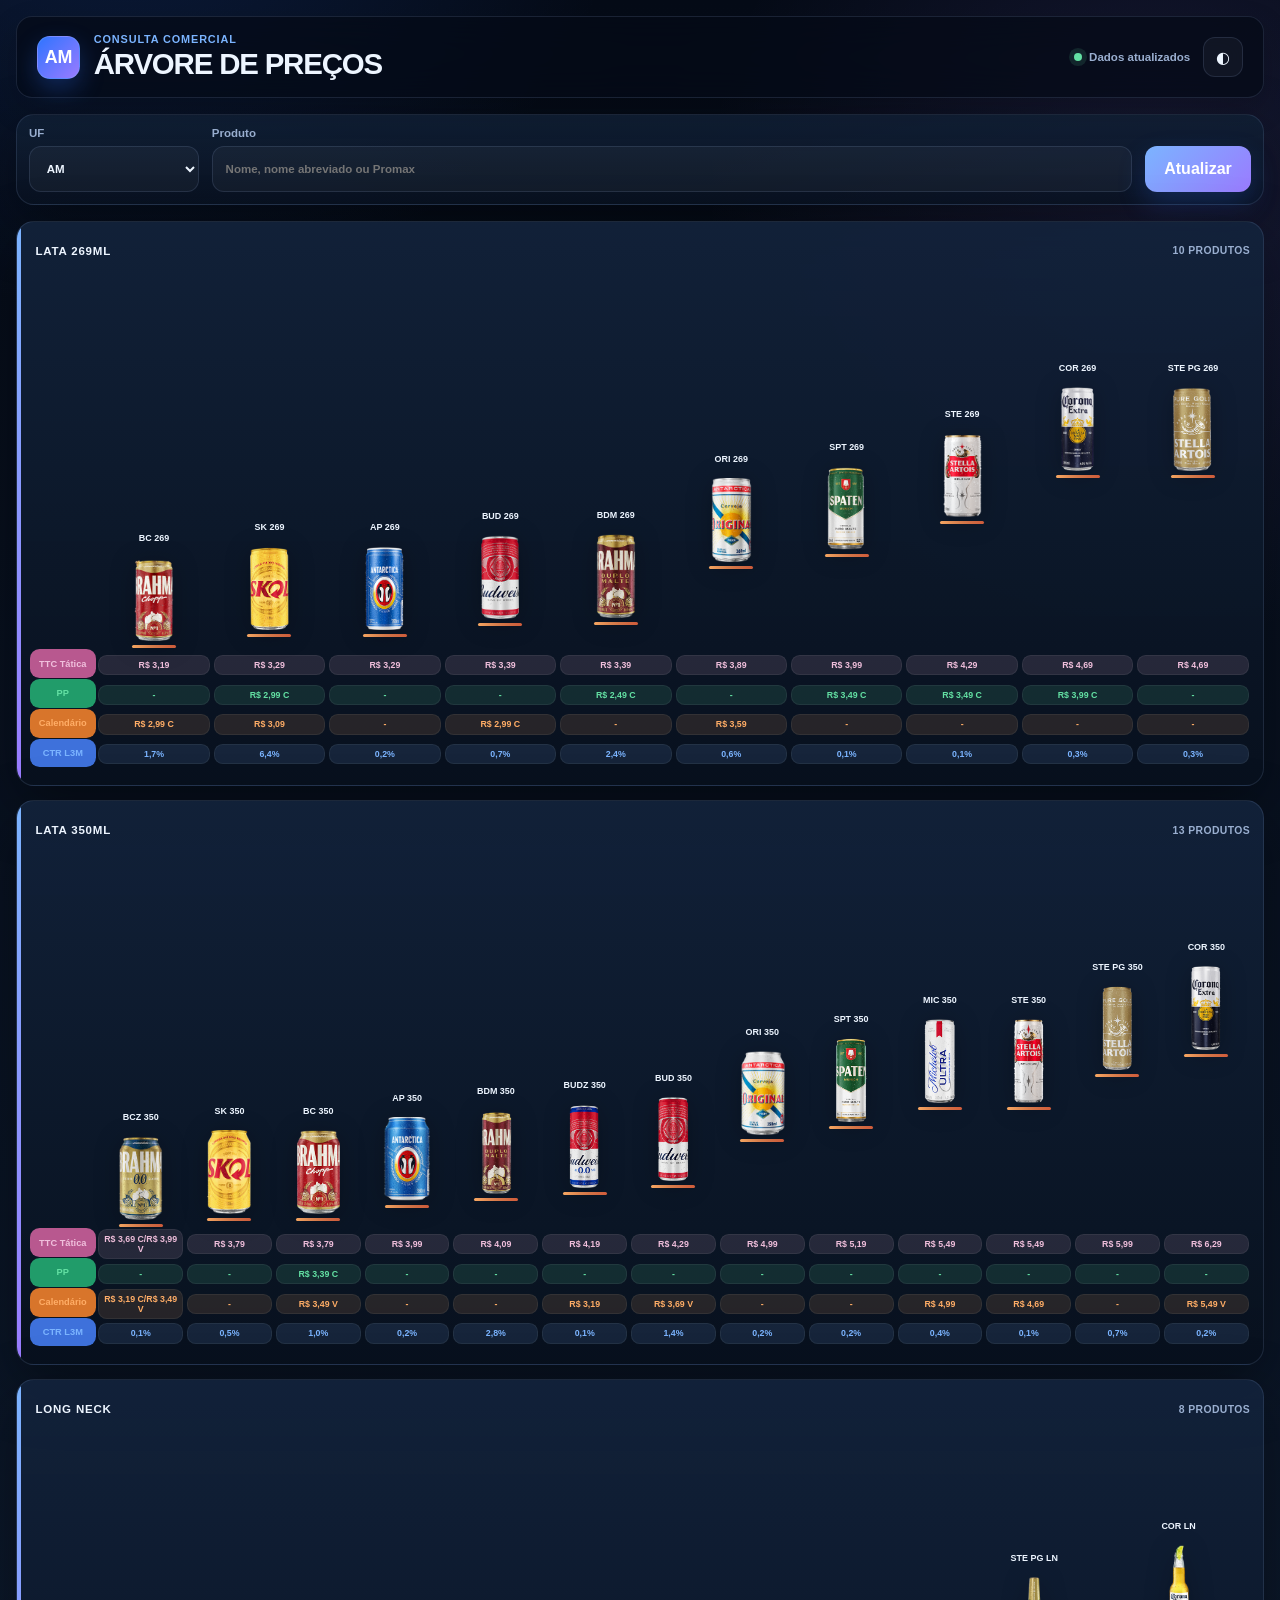
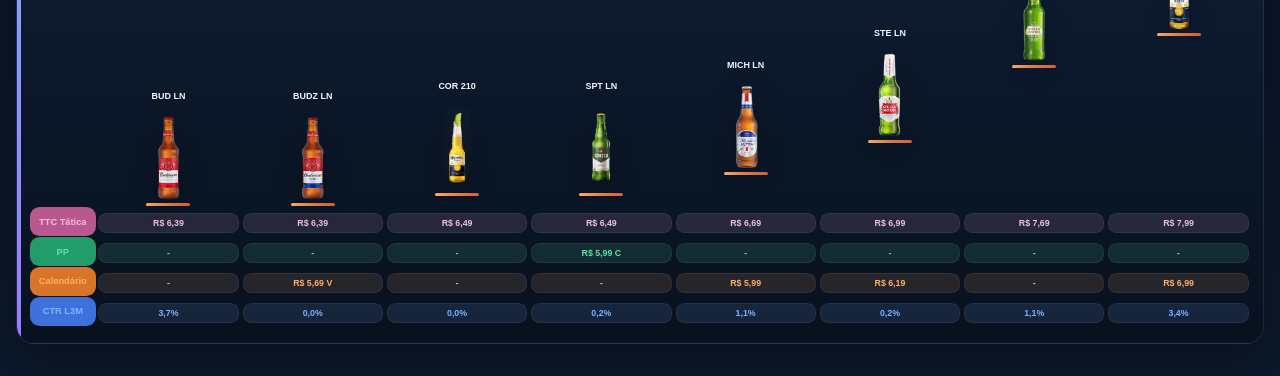
<file: site-premium/index.html>
<!doctype html>
<html lang="pt-BR">
  <head>
    <meta charset="utf-8">
    <meta name="viewport" content="width=device-width, initial-scale=1">
    <meta name="description" content="Árvore de preços por UF e canal de vendas em visual premium.">
    <title>Árvore de Preços Premium</title>
    <link rel="stylesheet" href="styles.css">
  </head>
  <body>
    <div id="app" aria-live="polite">
      <header class="app-header">
        <div class="title-group">
          <span class="uf-chip" id="uf-chip">UF</span>
          <div>
            <p class="eyebrow">Consulta comercial</p>
            <h1>ÁRVORE DE PREÇOS</h1>
          </div>
        </div>

        <div class="header-actions">
          <span class="status-indicator"><span class="status-dot"></span> Dados atualizados</span>
          <button id="themeToggle" class="theme-toggle" type="button" aria-label="Alternar tema">◐</button>
        </div>
      </header>

      <main>
        <section class="toolbar" aria-label="Ferramentas">
          <label class="field">
            <span>UF</span>
            <select id="uf-filter" aria-label="Selecionar UF"></select>
          </label>

          <label class="field search-field">
            <span>Produto</span>
            <input id="search" type="search" placeholder="Nome, nome abreviado ou Promax" autocomplete="off">
          </label>

          <button id="refresh" class="button" type="button">Atualizar</button>
        </section>

        <section id="status" class="status" hidden></section>
        <section id="tree" class="tree" aria-label="Árvore de preços"></section>
        <section id="results" class="results" hidden></section>
      </main>
    </div>

    <template id="package-template">
      <section class="package">
        <div class="package-title">
          <span class="package-name"></span>
          <span class="package-count"></span>
        </div>
        <div class="matrix"></div>
        <div class="mobile-products"></div>
      </section>
    </template>

    <script src="app.js"></script>
  </body>
</html>
</file>
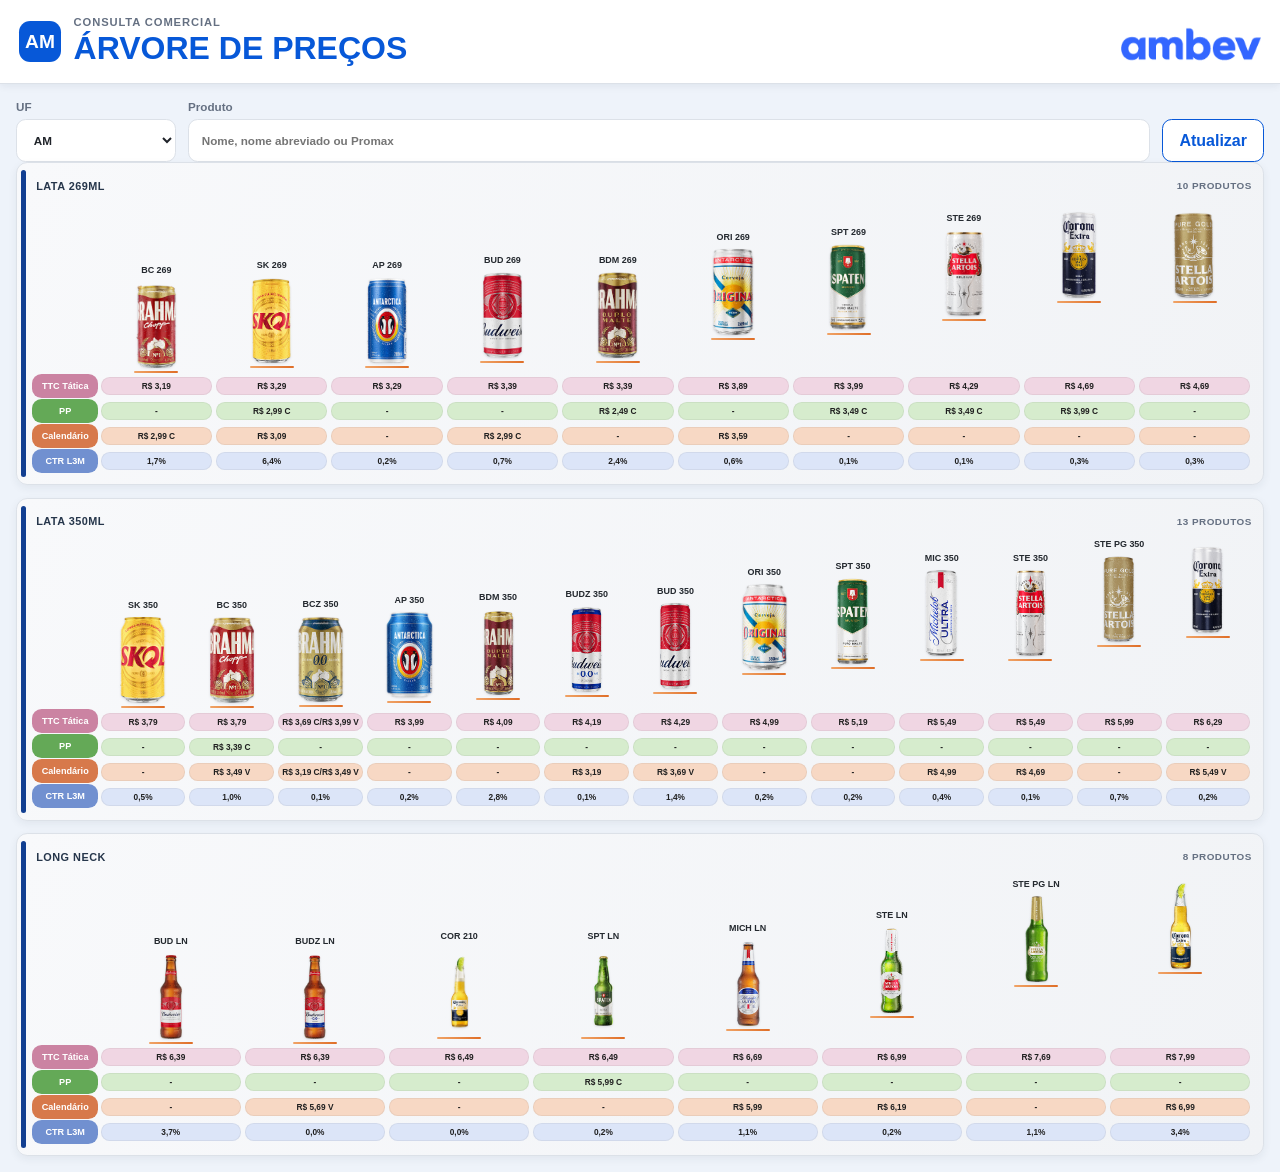
<file: site/index.html>
<!doctype html>
<html lang="pt-BR">
  <head>
    <meta charset="utf-8">
    <meta name="viewport" content="width=device-width, initial-scale=1">
    <meta name="description" content="Árvore de preços por UF e canal de vendas.">
    <title>Árvore de Preços</title>
    <link rel="stylesheet" href="styles.css">
  </head>
  <body>
    <div id="app" aria-live="polite">
      <header class="app-header">
        <div class="title-group">
          <span class="uf-chip" id="uf-chip">UF</span>
          <div>
            <p class="eyebrow">Consulta comercial</p>
            <h1>ÁRVORE DE PREÇOS</h1>
          </div>
        </div>
        <img class="brand-logo" src="images/logo.png" alt="Logo">
      </header>

      <main>
        <section class="toolbar" aria-label="Ferramentas">
          <label class="field">
            <span>UF</span>
            <select id="uf-filter" aria-label="Selecionar UF"></select>
          </label>
          <label class="field search-field">
            <span>Produto</span>
            <input id="search" type="search" placeholder="Nome, nome abreviado ou Promax" autocomplete="off">
          </label>
          <button id="refresh" class="button secondary" type="button">Atualizar</button>
        </section>

        <section id="status" class="status" hidden></section>
        <section id="tree" class="tree" aria-label="Árvore de preços"></section>
        <section id="results" class="results" hidden></section>
      </main>
    </div>

    <template id="package-template">
      <section class="package">
        <div class="package-title">
          <span class="package-name"></span>
          <span class="package-count"></span>
        </div>
        <div class="matrix"></div>
        <div class="mobile-products"></div>
      </section>
    </template>

    <script src="app.js"></script>
  </body>
</html>
</file>
<file: site-premium/styles.css>
:root {
  color-scheme: dark;
  --bg: #050b17;
  --bg-2: #0d1a2d;
  --surface: rgba(13, 26, 45, 0.84);
  --surface-strong: rgba(18, 35, 58, 0.96);
  --surface-soft: rgba(255, 255, 255, 0.04);
  --line: rgba(148, 177, 220, 0.15);
  --text: #edf5ff;
  --muted: #9aafd0;
  --blue: #7bb4ff;
  --blue-strong: #2f74ff;
  --purple: #9a7bff;
  --orange: #ffad66;
  --green: #63e0a3;
  --pink: #f0bfdc;
  --shadow: 0 20px 60px rgba(0, 0, 0, 0.38);
  --radius: 18px;
}

:root.light {
  color-scheme: light;
  --bg: #edf4ff;
  --bg-2: #dfeaff;
  --surface: rgba(255, 255, 255, 0.88);
  --surface-strong: rgba(255, 255, 255, 0.96);
  --surface-soft: rgba(17, 29, 52, 0.04);
  --line: rgba(38, 66, 112, 0.12);
  --text: #162438;
  --muted: #5d718d;
  --blue: #235ee8;
  --blue-strong: #1947be;
  --purple: #6f4ecc;
  --orange: #c66b19;
  --green: #178758;
  --pink: #a94378;
  --shadow: 0 18px 50px rgba(42, 73, 128, 0.14);
}

* { box-sizing: border-box; }
html { font-family: Inter, Arial, sans-serif; scroll-behavior: smooth; }
body {
  min-width: 320px;
  min-height: 100vh;
  margin: 0;
  color: var(--text);
  background:
    radial-gradient(circle at 10% -10%, rgba(47, 116, 255, 0.18), transparent 32rem),
    radial-gradient(circle at 90% 10%, rgba(154, 123, 255, 0.12), transparent 28rem),
    linear-gradient(180deg, var(--bg) 0%, var(--bg-2) 100%);
}
button, input, select { font: inherit; }
button { cursor: pointer; }
img { display: block; max-width: 100%; }

#app { min-height: 100vh; }

.app-header {
  position: sticky;
  top: 0;
  z-index: 30;
  display: flex;
  align-items: center;
  justify-content: space-between;
  gap: 1rem;
  width: min(1800px, calc(100% - 2rem));
  margin: 1rem auto 0;
  padding: 1rem 1.25rem;
  border: 1px solid var(--line);
  border-radius: 1rem;
  background: rgba(5, 11, 23, 0.72);
  backdrop-filter: blur(18px);
  box-shadow: 0 12px 30px rgba(0, 0, 0, 0.18);
}
:root.light .app-header { background: rgba(255, 255, 255, 0.8); }

.title-group { display: flex; align-items: center; gap: .85rem; }
.eyebrow {
  margin: 0;
  color: var(--blue);
  font-size: .68rem;
  font-weight: 800;
  letter-spacing: .08em;
  text-transform: uppercase;
}
h1 {
  margin: .15rem 0 0;
  color: var(--text);
  font-size: clamp(1.2rem, 2.3vw, 2rem);
  letter-spacing: -.04em;
}
.uf-chip {
  display: grid;
  place-items: center;
  width: 2.7rem;
  height: 2.7rem;
  border: 1px solid rgba(123, 180, 255, 0.32);
  border-radius: .8rem;
  background: linear-gradient(135deg, var(--blue-strong), var(--purple));
  color: #fff;
  font-size: 1.12rem;
  font-weight: 900;
  box-shadow: 0 10px 25px rgba(47, 116, 255, 0.28);
}

.header-actions { display: flex; align-items: center; gap: .8rem; }
.status-indicator {
  display: inline-flex;
  align-items: center;
  gap: .45rem;
  color: var(--muted);
  font-size: .72rem;
  font-weight: 700;
}
.status-dot {
  display: inline-block;
  width: .5rem;
  height: .5rem;
  border-radius: 50%;
  background: var(--green);
  box-shadow: 0 0 0 5px rgba(99, 224, 163, 0.12);
}
.theme-toggle {
  width: 2.5rem;
  height: 2.5rem;
  border: 1px solid var(--line);
  border-radius: .75rem;
  background: var(--surface-soft);
  color: var(--text);
}

main { width: min(1800px, calc(100% - 2rem)); margin: 0 auto; padding: 1rem 0 2rem; }
.toolbar {
  display: grid;
  grid-template-columns: minmax(140px, 170px) minmax(260px, 1fr) auto;
  gap: .8rem;
  align-items: end;
  padding: .75rem;
  border: 1px solid var(--line);
  border-radius: var(--radius);
  background: linear-gradient(180deg, rgba(17, 32, 54, 0.9), rgba(9, 18, 33, 0.82));
  box-shadow: var(--shadow);
}
:root.light .toolbar { background: linear-gradient(180deg, rgba(255,255,255,.96), rgba(239,246,255,.9)); }
.field { display: grid; gap: .4rem; color: var(--muted); font-size: .72rem; font-weight: 800; }
.field input, .field select {
  width: 100%;
  min-height: 2.9rem;
  padding: .72rem .8rem;
  border: 1px solid var(--line);
  border-radius: .75rem;
  outline: none;
  background: rgba(255, 255, 255, 0.04);
  color: var(--text);
}
.field select option { background: #0d1a2d; color: #edf5ff; }
:root.light .field input, :root.light .field select { background: rgba(14, 27, 48, 0.02); }
:root.light .field select option { background: #fff; color: #162438; }
.field input:focus, .field select:focus {
  border-color: rgba(123, 180, 255, 0.7);
  box-shadow: 0 0 0 4px rgba(47, 116, 255, 0.1);
}
.button {
  min-height: 2.9rem;
  padding: .7rem 1.2rem;
  border: 0;
  border-radius: .75rem;
  background: linear-gradient(135deg, var(--blue), var(--purple));
  color: #fff;
  font-weight: 800;
  box-shadow: 0 12px 28px rgba(47, 116, 255, 0.22);
}
.button:hover { filter: brightness(1.08); }

.status {
  margin: 1rem 0 0;
  padding: .9rem 1rem;
  border: 1px solid rgba(255, 173, 102, 0.28);
  border-radius: .8rem;
  background: rgba(255, 173, 102, 0.08);
  color: #ffd8a8;
}
.status.error {
  border-color: rgba(249, 115, 93, 0.3);
  background: rgba(248, 113, 73, 0.09);
  color: #ffb7a4;
}

.tree { display: grid; gap: .9rem; margin-top: 1rem; }
.package {
  position: relative;
  overflow: hidden;
  padding: .8rem .8rem .9rem;
  border: 1px solid var(--line);
  border-radius: var(--radius);
  background: linear-gradient(180deg, rgba(19, 35, 60, 0.9), rgba(8, 17, 30, 0.96));
  box-shadow: var(--shadow);
}
:root.light .package { background: linear-gradient(180deg, rgba(255,255,255,.96), rgba(240,246,255,.96)); }
.package::before {
  content: "";
  position: absolute;
  top: 0;
  bottom: 0;
  left: 0;
  width: 4px;
  background: linear-gradient(180deg, var(--blue), var(--purple));
}
.package-title {
  display: flex;
  align-items: center;
  justify-content: space-between;
  gap: 1rem;
  min-height: 2rem;
  margin: 0 0 .7rem;
  padding-left: .35rem;
  color: var(--text);
  font-size: .72rem;
  font-weight: 800;
  letter-spacing: .07em;
  text-transform: uppercase;
}
.package-count { color: var(--muted); font-size: .65rem; letter-spacing: .04em; }

.matrix {
  position: relative;
  display: grid;
  align-items: end;
  gap: 1px;
  overflow-x: auto;
  padding-bottom: .2rem;
}
.mobile-products, .mobile-search-results { display: none; }
.row-label { display: flex; align-items: center; justify-content: center; }
.label-pill {
  width: 100%;
  min-width: 0;
  min-height: 1.8rem;
  display: grid;
  place-items: center;
  padding: .25rem .1rem;
  border-radius: .6rem;
  color: #fff;
  font-size: .58rem;
  font-weight: 800;
  text-align: center;
}
.product-slot { position: relative; z-index: 1; min-width: 0; height: 370px; }
.product {
  position: absolute;
  right: 0;
  bottom: 0;
  left: 0;
  height: 134px;
  display: flex;
  flex-direction: column;
  align-items: center;
  justify-content: flex-end;
}
.product-name {
  width: 100%;
  height: 18px;
  overflow: hidden;
  color: var(--text);
  font-size: .56rem;
  font-weight: 800;
  text-align: center;
  text-overflow: ellipsis;
  white-space: nowrap;
}
.product-image { width: 100%; height: 90px; display: flex; align-items: flex-end; justify-content: center; }
.product-image img { max-width: 88px; max-height: 84px; object-fit: contain; filter: drop-shadow(0 4px 12px rgba(0,0,0,.25)); }
.orange-rule {
  width: 72%;
  max-width: 44px;
  height: 3px;
  margin-top: 4px;
  border-radius: 99px;
  background: linear-gradient(90deg, var(--orange), #d75f3d);
}

.price-cell { min-width: 0; height: 26px; display: flex; align-items: center; justify-content: center; padding: 0 1.5px; }
.price-pill {
  width: 100%;
  min-height: 20px;
  display: flex;
  align-items: center;
  justify-content: center;
  padding: .25rem .2rem;
  border: 1px solid rgba(255,255,255,.06);
  border-radius: .55rem;
  color: var(--text);
  font-size: .55rem;
  font-weight: 800;
  line-height: 1.15;
  text-align: center;
  white-space: pre-line;
}
.ttc { background: rgba(240, 191, 220, 0.12); color: var(--pink); }
.pp { background: rgba(99, 224, 163, 0.12); color: var(--green); }
.calendar { background: rgba(255, 173, 102, 0.12); color: var(--orange); }
.ctr { background: rgba(123, 180, 255, 0.12); color: var(--blue); }
.row-label .ttc { background: #b8588f; }
.row-label .pp { background: #219c6a; }
.row-label .calendar { background: #d8752b; }
.row-label .ctr { background: #3e71db; }
:root.light .row-label .ttc,
:root.light .row-label .pp,
:root.light .row-label .calendar,
:root.light .row-label .ctr { color: #fff; }

.results { overflow: hidden; margin-top: 1rem; border: 1px solid var(--line); border-radius: var(--radius); background: var(--surface); box-shadow: var(--shadow); }
.results-header { display: flex; align-items: center; justify-content: space-between; gap: 1rem; padding: 1rem; border-bottom: 1px solid var(--line); }
.results-header h2 { margin: 0; color: var(--text); font-size: 1rem; }
.search-table { width: 100%; min-width: 760px; border-collapse: collapse; table-layout: fixed; }
.search-table th { padding: .7rem .5rem; background: rgba(47,116,255,.12); color: var(--blue); font-size: .65rem; text-align: center; }
.search-table td { padding: .5rem .4rem; border-bottom: 1px solid var(--line); color: var(--text); font-size: .65rem; font-weight: 700; line-height: 1.35; text-align: center; white-space: pre-line; }
.search-table tbody tr:nth-child(even) { background: var(--surface-soft); }
.search-product { display: flex; align-items: center; gap: .55rem; text-align: left; }
.search-product img { width: 36px; height: 52px; object-fit: contain; }
.search-product small { color: var(--muted); }
.search-uf { color: var(--blue); }

.empty-state {
  padding: 3rem 1rem;
  border: 1px solid var(--line);
  border-radius: var(--radius);
  background: var(--surface);
  text-align: center;
  color: var(--muted);
}

@media (max-width: 900px) {
  .app-header { width: min(1800px, calc(100% - 1rem)); }
  .toolbar { grid-template-columns: 1fr 1fr; }
  .button { grid-column: 1 / -1; }
}

@media (max-width: 700px) {
  body { overflow-x: hidden; }
  .app-header { gap: .5rem; padding: .65rem; }
  .title-group { min-width: 0; gap: .5rem; }
  .uf-chip { flex: 0 0 auto; }
  h1 { font-size: clamp(.9rem, 4.5vw, 1.2rem); }
  .status-indicator { display: none; }
  .header-actions { flex: 0 0 auto; }
  main { width: min(1800px, calc(100% - .75rem)); padding-top: .65rem; }
  .toolbar { grid-template-columns: minmax(0, 1fr); gap: .6rem; }
  .button { width: 100%; }
  .matrix { display: none; }
  .mobile-products, .mobile-search-results { display: grid; gap: .65rem; }
  .mobile-product-card { min-width: 0; padding: .75rem; border: 1px solid var(--line); border-radius: .8rem; background: var(--surface); box-shadow: var(--shadow); }
  .mobile-product-header { display: flex; align-items: center; gap: .65rem; min-width: 0; margin-bottom: .65rem; }
  .mobile-product-header img { width: 48px; height: 58px; flex: 0 0 auto; object-fit: contain; }
  .mobile-product-identity { min-width: 0; }
  .mobile-product-identity h3 { margin: 0; overflow-wrap: anywhere; color: var(--text); font-size: .9rem; }
  .mobile-product-identity span { color: var(--muted); font-size: .72rem; }
  .mobile-prices { display: grid; grid-template-columns: repeat(2, minmax(0, 1fr)); gap: .45rem; margin: 0; }
  .mobile-price-item { min-width: 0; padding: .45rem; border: 1px solid var(--line); border-radius: .5rem; background: var(--surface-soft); }
  .mobile-price-item dt { margin-bottom: .25rem; color: var(--muted); font-size: .65rem; font-weight: 700; }
  .mobile-price-value { margin: 0; padding: .25rem .35rem; border-radius: .35rem; color: var(--text); font-size: .72rem; font-weight: 800; line-height: 1.3; overflow-wrap: anywhere; }
  .mobile-price-value.ttc { background: rgba(240, 191, 220, 0.12); }
  .mobile-price-value.pp { background: rgba(99, 224, 163, 0.12); }
  .mobile-price-value.calendar { background: rgba(255, 173, 102, 0.12); }
  .mobile-price-value.ctr { background: rgba(123, 180, 255, 0.12); }
  .results { min-width: 0; }
  .results-header { gap: .5rem; padding: .75rem; }
  .results-header h2 { font-size: .9rem; }
  .search-table { display: none; }
  .mobile-search-uf { min-width: 0; padding-top: .6rem; border-top: 1px solid var(--line); }
  .mobile-search-uf h4 { margin: 0 0 .4rem; color: var(--blue); font-size: .78rem; }
}
</file>
<file: site/styles.css>
:root {
  color-scheme: light;
  --blue: #0758d8;
  --blue-deep: #123f91;
  --text: #20242a;
  --muted: #657082;
  --border: #dce1e8;
  --panel: #f8f9fb;
  --ttc: #f0d6e3;
  --pp: #d6eccd;
  --calendar: #f7d8c4;
  --ctr: #dce5f8;
  --shadow: 0 3px 9px #1b2d4610;
}

* { box-sizing: border-box; }
html { font-family: Arial, Helvetica, sans-serif; }
body { margin: 0; color: var(--text); background: #eef3fa; }
button, input, select { font: inherit; }
img { display: block; max-width: 100%; }

#app { min-height: 100vh; }
.app-header {
  position: sticky; top: 0; z-index: 10;
  display: flex; align-items: center; justify-content: space-between;
  gap: 1rem; padding: 1rem 1.2rem; background: #fff;
  border-bottom: 1px solid var(--border); box-shadow: 0 2px 8px #0a1b3b12;
}
.title-group { display: flex; align-items: center; gap: .8rem; }
.eyebrow { margin: 0; color: var(--muted); font-size: .7rem; font-weight: 700; letter-spacing: .08em; text-transform: uppercase; }
h1 { margin: .15rem 0 0; color: var(--blue); font-size: clamp(1.2rem, 3vw, 2rem); }
.uf-chip { display: grid; place-items: center; min-width: 2.6rem; height: 2.6rem; border-radius: .7rem; background: var(--blue); color: #fff; font-size: 1.2rem; font-weight: 900; }
.brand-logo { width: 140px; height: auto; object-fit: contain; }

main { max-width: 1800px; margin: 0 auto; padding: 1rem; }
.toolbar { display: grid; grid-template-columns: minmax(120px, 160px) minmax(260px, 1fr) auto; gap: .75rem; align-items: end; }
.field { display: grid; gap: .35rem; color: var(--muted); font-size: .73rem; font-weight: 800; }
.field input, .field select { width: 100%; min-height: 2.7rem; padding: .7rem .8rem; border: 1px solid var(--border); border-radius: .6rem; background: #fff; color: var(--text); }
.field select option { background: #fff; color: var(--text); }
.button { min-height: 2.7rem; padding: .7rem 1rem; border: 0; border-radius: .6rem; background: var(--blue); color: #fff; font-weight: 800; cursor: pointer; }
.button.secondary { background: #fff; color: var(--blue); border: 1px solid var(--blue); }
.button:focus-visible, .field input:focus-visible, .field select:focus-visible { outline: 3px solid #96b5ff; outline-offset: 2px; }

.status { margin: 1rem 0; padding: .95rem 1rem; border-radius: .7rem; background: #fff3cd; border: 1px solid #e7d48a; color: #7a5200; }
.status.error { background: #fee2e2; border-color: #f1a2a2; color: #991b1b; }

.tree { display: grid; gap: .8rem; }
.package { position: relative; margin: 0; padding: .7rem .7rem .7rem .95rem; background: linear-gradient(115deg, #f8f9fb, #f1f3f6); border: 1px solid var(--border); border-radius: .7rem; box-shadow: var(--shadow); }
.package::before { content: ""; position: absolute; left: 4px; top: 7px; bottom: 7px; width: 5px; border-radius: 6px; background: var(--blue-deep); }
.package-title { display: flex; align-items: center; justify-content: space-between; gap: .8rem; min-height: 1.4rem; margin: 0 0 .5rem 4px; color: #26364b; font-size: .68rem; font-weight: 800; letter-spacing: .045em; text-transform: uppercase; }
.package-count { color: var(--muted); font-size: .62rem; }
.matrix { position: relative; display: grid; align-items: end; gap: 1px; overflow-x: auto; }
.mobile-products, .mobile-search-results { display: none; }
.row-label { min-width: 0; display: flex; align-items: center; justify-content: center; }
.label-pill { width: 100%; max-width: 68px; min-height: 1.5rem; display: grid; place-items: center; border-radius: .6rem; color: #fff; font-size: .57rem; font-weight: 800; }
.product-slot { position: relative; z-index: 1; min-width: 0; height: 168px; }
.product { position: absolute; right: 0; bottom: 0; left: 0; height: 110px; display: flex; flex-direction: column; align-items: center; justify-content: flex-end; }
.product-name { width: 100%; height: 17px; overflow: hidden; color: #24292f; font-size: .56rem; font-weight: 800; text-align: center; text-overflow: ellipsis; white-space: nowrap; }
.product-image { width: 100%; height: 86px; display: flex; align-items: flex-end; justify-content: center; }
.product-image img { max-width: 84px; max-height: 86px; object-fit: contain; filter: drop-shadow(0 1px 1px #18233320); }
.orange-rule { width: 70%; max-width: 44px; height: 2px; margin-top: 3px; background: linear-gradient(90deg, #f0a366, #df6e27); border-radius: 2px; }
.price-cell { min-width: 0; height: 23px; display: flex; align-items: center; justify-content: center; padding: 0 1.5px; }
.price-pill { width: 100%; min-height: 18px; display: flex; align-items: center; justify-content: center; overflow: hidden; padding: 3px 1px; border: 1px solid #0000000d; border-radius: .55rem; color: #202020; font-size: .52rem; font-weight: 800; line-height: 1; text-align: center; white-space: nowrap; }
.ttc { background: var(--ttc); }
.pp { background: var(--pp); }
.calendar { background: var(--calendar); }
.ctr { background: var(--ctr); }
.row-label .ttc { background: #cb83a2; }
.row-label .pp { background: #64a957; }
.row-label .calendar { background: #d7794b; }
.row-label .ctr { background: #7190d0; }

.results { overflow: hidden; margin-top: 1rem; background: var(--panel); border: 1px solid var(--border); border-radius: .7rem; }
.results-header { display: flex; align-items: center; justify-content: space-between; gap: 1rem; padding: 1rem; }
.results-header h2 { margin: 0; color: var(--blue); font-size: 1rem; }
.search-table { width: 100%; min-width: 760px; border-collapse: collapse; table-layout: fixed; background: #fff; }
.search-table th { padding: .6rem .4rem; background: var(--blue-deep); color: #fff; font-size: .65rem; text-align: center; }
.search-table td { padding: .4rem; border-bottom: 1px solid #e3e7ed; color: #24292f; font-size: .65rem; font-weight: 700; text-align: center; }
.search-table tbody tr:nth-child(even) { background: #f5f7fa; }
.search-product { display: flex; align-items: center; gap: .5rem; text-align: left; }
.search-product img { width: 36px; height: 52px; object-fit: contain; }
.search-uf { width: 52px; color: var(--blue); font-size: .75rem; }

@media (max-width: 700px) {
  body { overflow-x: hidden; }
  .app-header { gap: .5rem; padding: .7rem; }
  .title-group { min-width: 0; gap: .5rem; }
  .uf-chip { min-width: 2.2rem; height: 2.2rem; font-size: 1rem; }
  h1 { font-size: clamp(.95rem, 5vw, 1.3rem); }
  .eyebrow { font-size: .58rem; }
  .brand-logo { width: 64px; }
  main { min-width: 0; padding: .65rem; }
  .toolbar { grid-template-columns: minmax(0, 1fr); }
  .button { width: 100%; }
  .matrix { display: none; }
  .mobile-products, .mobile-search-results { display: grid; gap: .65rem; }
  .mobile-product-card { min-width: 0; padding: .75rem; border: 1px solid var(--border); border-radius: .65rem; background: #fff; box-shadow: var(--shadow); }
  .mobile-product-header { display: flex; align-items: center; gap: .65rem; min-width: 0; margin-bottom: .65rem; }
  .mobile-product-header img { width: 48px; height: 58px; flex: 0 0 auto; object-fit: contain; }
  .mobile-product-identity { min-width: 0; }
  .mobile-product-identity h3 { margin: 0; overflow-wrap: anywhere; color: var(--text); font-size: .9rem; }
  .mobile-product-identity span { color: var(--muted); font-size: .72rem; }
  .mobile-prices { display: grid; grid-template-columns: repeat(2, minmax(0, 1fr)); gap: .45rem; margin: 0; }
  .mobile-price-item { min-width: 0; padding: .45rem; border-radius: .45rem; background: var(--panel); }
  .mobile-price-item dt { margin-bottom: .25rem; color: var(--muted); font-size: .65rem; font-weight: 700; }
  .mobile-price-value { margin: 0; padding: .25rem .35rem; border-radius: .35rem; color: var(--text); font-size: .72rem; font-weight: 800; line-height: 1.3; overflow-wrap: anywhere; }
  .mobile-price-value.ttc { background: var(--ttc); }
  .mobile-price-value.pp { background: var(--pp); }
  .mobile-price-value.calendar { background: var(--calendar); }
  .mobile-price-value.ctr { background: var(--ctr); }
  .results { min-width: 0; }
  .results-header { padding: .75rem; }
  .results-header h2 { font-size: .9rem; }
  .search-table { display: none; }
  .mobile-search-uf { min-width: 0; padding-top: .6rem; border-top: 1px solid var(--border); }
  .mobile-search-uf h4 { margin: 0 0 .4rem; color: var(--blue); font-size: .78rem; }
}
</file>
